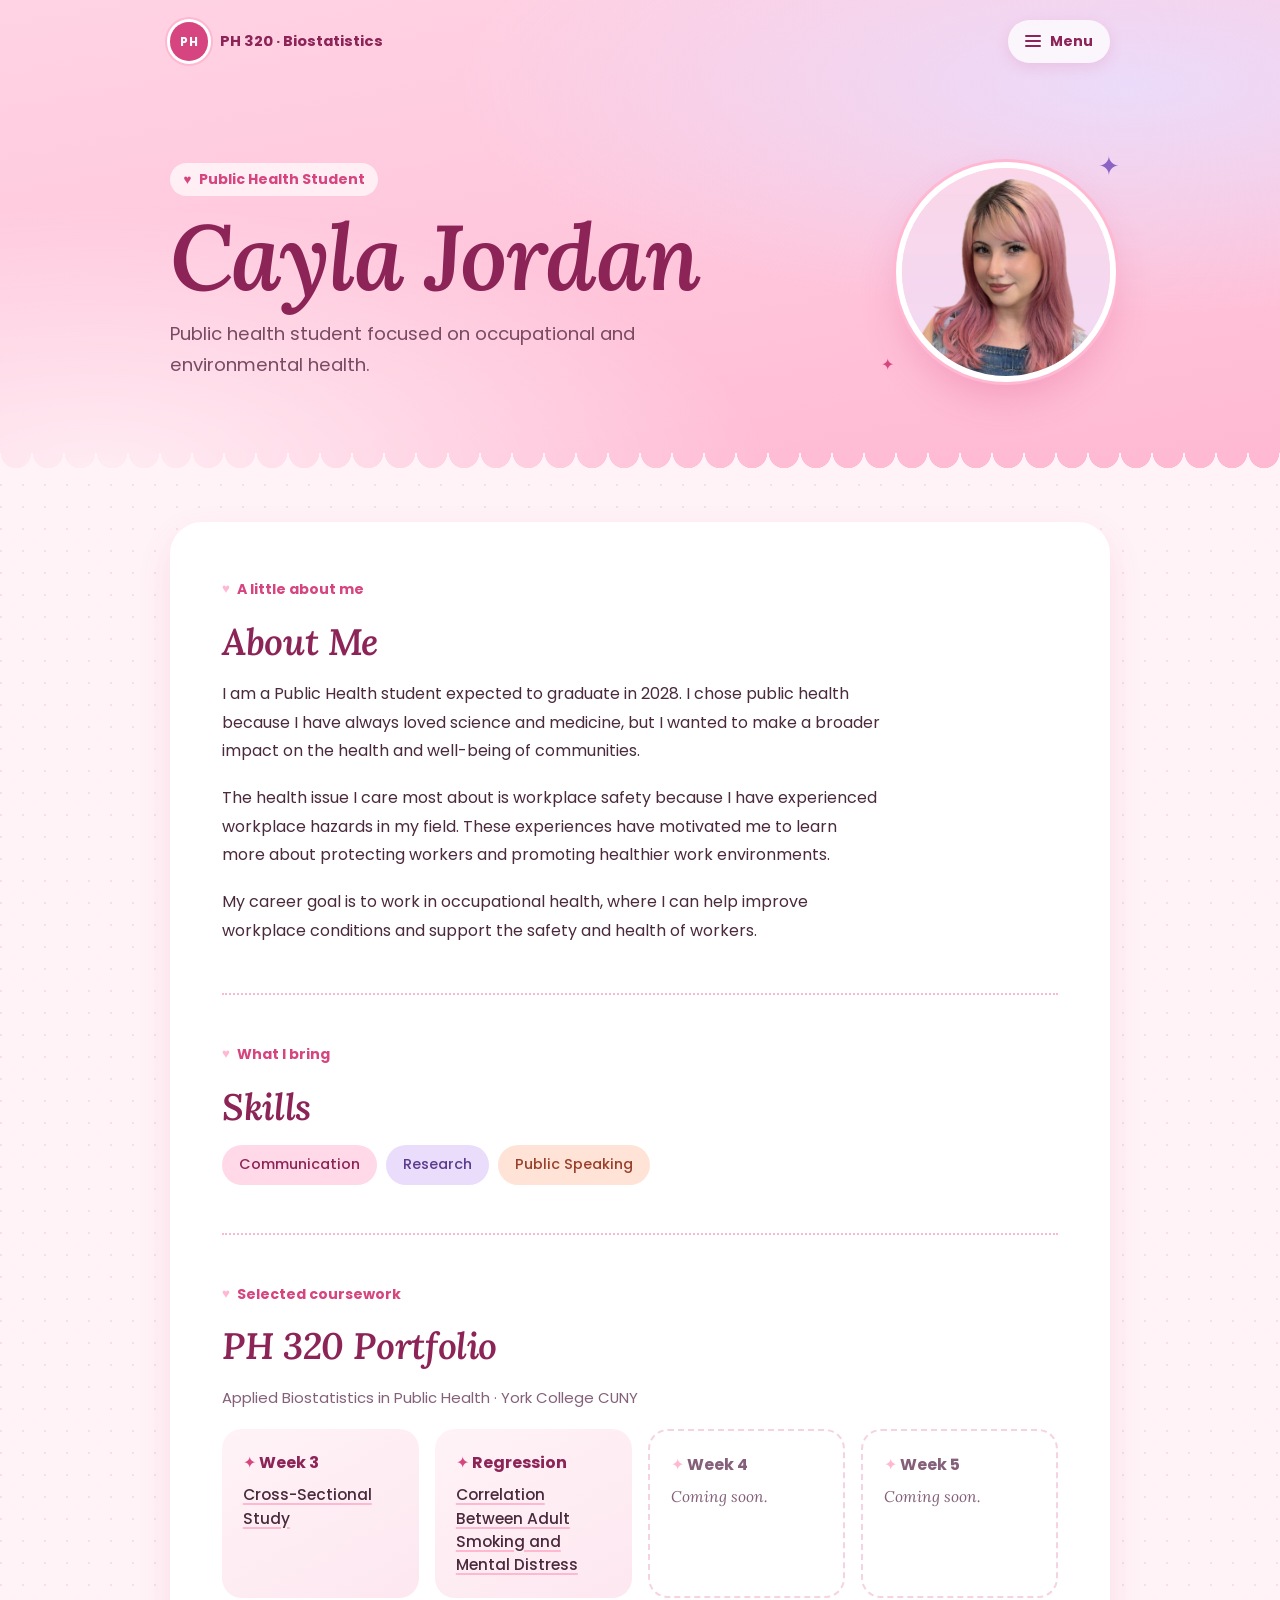
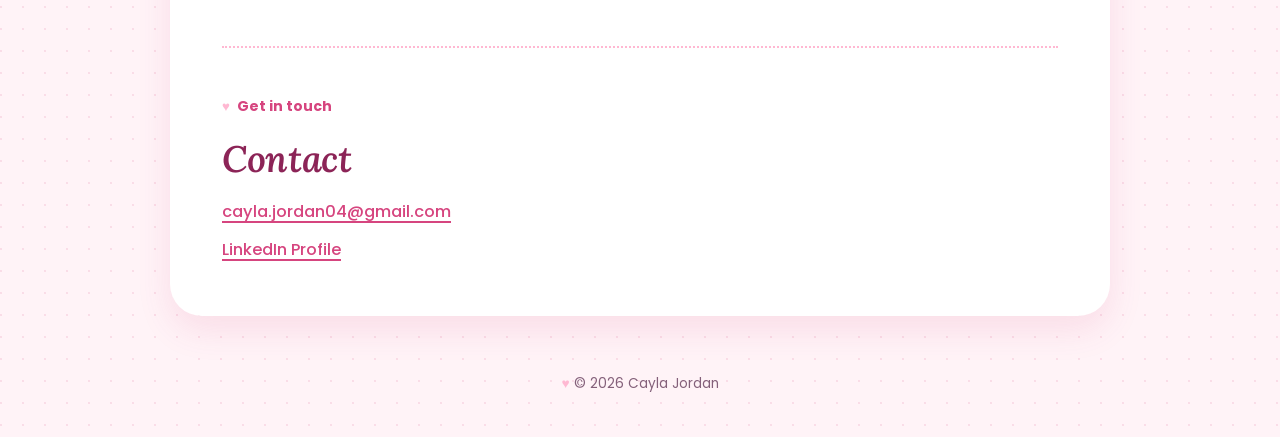
<file: index.html>
<!DOCTYPE html>
<html lang="en">
<head>
    <meta charset="UTF-8">
    <meta name="viewport" content="width=device-width, initial-scale=1">
    <meta name="theme-color" content="#ffd9e8">
    <title>Cayla Jordan | Public Health Portfolio</title>
    <link rel="stylesheet" href="site.css">
</head>
<body>
    <header class="site-header">
        <nav class="nav-bar" aria-label="Main navigation">
            <a class="brand" href="index.html">
                <span class="brand-mark" aria-hidden="true">PH</span>
                <span>PH 320 <span aria-hidden="true">·</span> Biostatistics</span>
            </a>
            <details class="menu">
                <summary aria-label="Toggle navigation menu">
                    <span class="menu-icon" aria-hidden="true"></span>
                    Menu
                </summary>
                <ul class="menu-links">
                    <li><a href="index.html#about">About Me</a></li>
                    <li><a href="index.html#skills">Skills</a></li>
                    <li><a href="index.html#portfolio">Portfolio</a></li>
                    <li><a href="cross-sectional.html">Week 3: Cross-Sectional Study</a></li>
                    <li><a href="regression.html">Correlation Between Adult Smoking and Mental Distress</a></li>
                    <li><a href="ttest.html">T-Test: Writing Speed</a></li>
                    <li><a href="index.html#contact">Contact</a></li>
                </ul>
            </details>
        </nav>

        <div class="hero home-hero">
            <div class="hero-copy">
                <p class="eyebrow">Public Health Student</p>
                <h1>Cayla Jordan</h1>
                <p class="hero-description">Public health student focused on occupational and environmental health.</p>
            </div>
            <div class="initials-circle portrait"><img src="cayla.jpg" alt="Photo of Cayla Jordan" width="480" height="480"></div>
        </div>
    </header>

    <main class="page-main">
        <section id="about">
            <p class="eyebrow">A little about me</p>
            <h2>About Me</h2>
            <div class="copy-card">
                <p>
                    I am a Public Health student expected to graduate in 2028. I chose public health because I have always loved science and medicine, but I wanted to make a broader impact on the health and well-being of communities.
                </p>
                <p>
                    The health issue I care most about is workplace safety because I have experienced workplace hazards in my field. These experiences have motivated me to learn more about protecting workers and promoting healthier work environments.
                </p>
                <p>
                    My career goal is to work in occupational health, where I can help improve workplace conditions and support the safety and health of workers.
                </p>
            </div>
        </section>

        <section id="skills">
            <p class="eyebrow">What I bring</p>
            <h2>Skills</h2>
            <div class="skills-list">
                <span class="skill">Communication</span>
                <span class="skill">Research</span>
                <span class="skill">Public Speaking</span>
            </div>
        </section>

        <section id="portfolio">
            <p class="eyebrow">Selected coursework</p>
            <h2>PH 320 Portfolio</h2>
            <p class="section-intro">Applied Biostatistics in Public Health · York College CUNY</p>
            <div class="portfolio-grid">
                <article class="portfolio-card">
                    <h3>Week 3</h3>
                    <p><a href="cross-sectional.html">Cross-Sectional Study</a></p>
                </article>
                <article class="portfolio-card">
                    <h3>Regression</h3>
                    <p><a href="regression.html">Correlation Between Adult Smoking and Mental Distress</a></p>
                </article>
                <article class="portfolio-card">
                    <h3>Week 4</h3>
                    <p>Coming soon.</p>
                </article>
                <article class="portfolio-card">
                    <h3>Week 5</h3>
                    <p>Coming soon.</p>
                </article>
            </div>
        </section>

        <section id="contact">
            <p class="eyebrow">Get in touch</p>
            <h2>Contact</h2>
            <div class="copy-card contact-links">
                <a href="mailto:cayla.jordan04@gmail.com">cayla.jordan04@gmail.com</a>
                <a href="https://www.linkedin.com/in/cayla-jordan-3b4b7b316/" target="_blank" rel="noopener noreferrer">
                    LinkedIn Profile
                </a>
            </div>
        </section>
    </main>

    <footer class="site-footer">
        <small>&copy; 2026 Cayla Jordan</small>
    </footer>
</body>
</html>
</file>
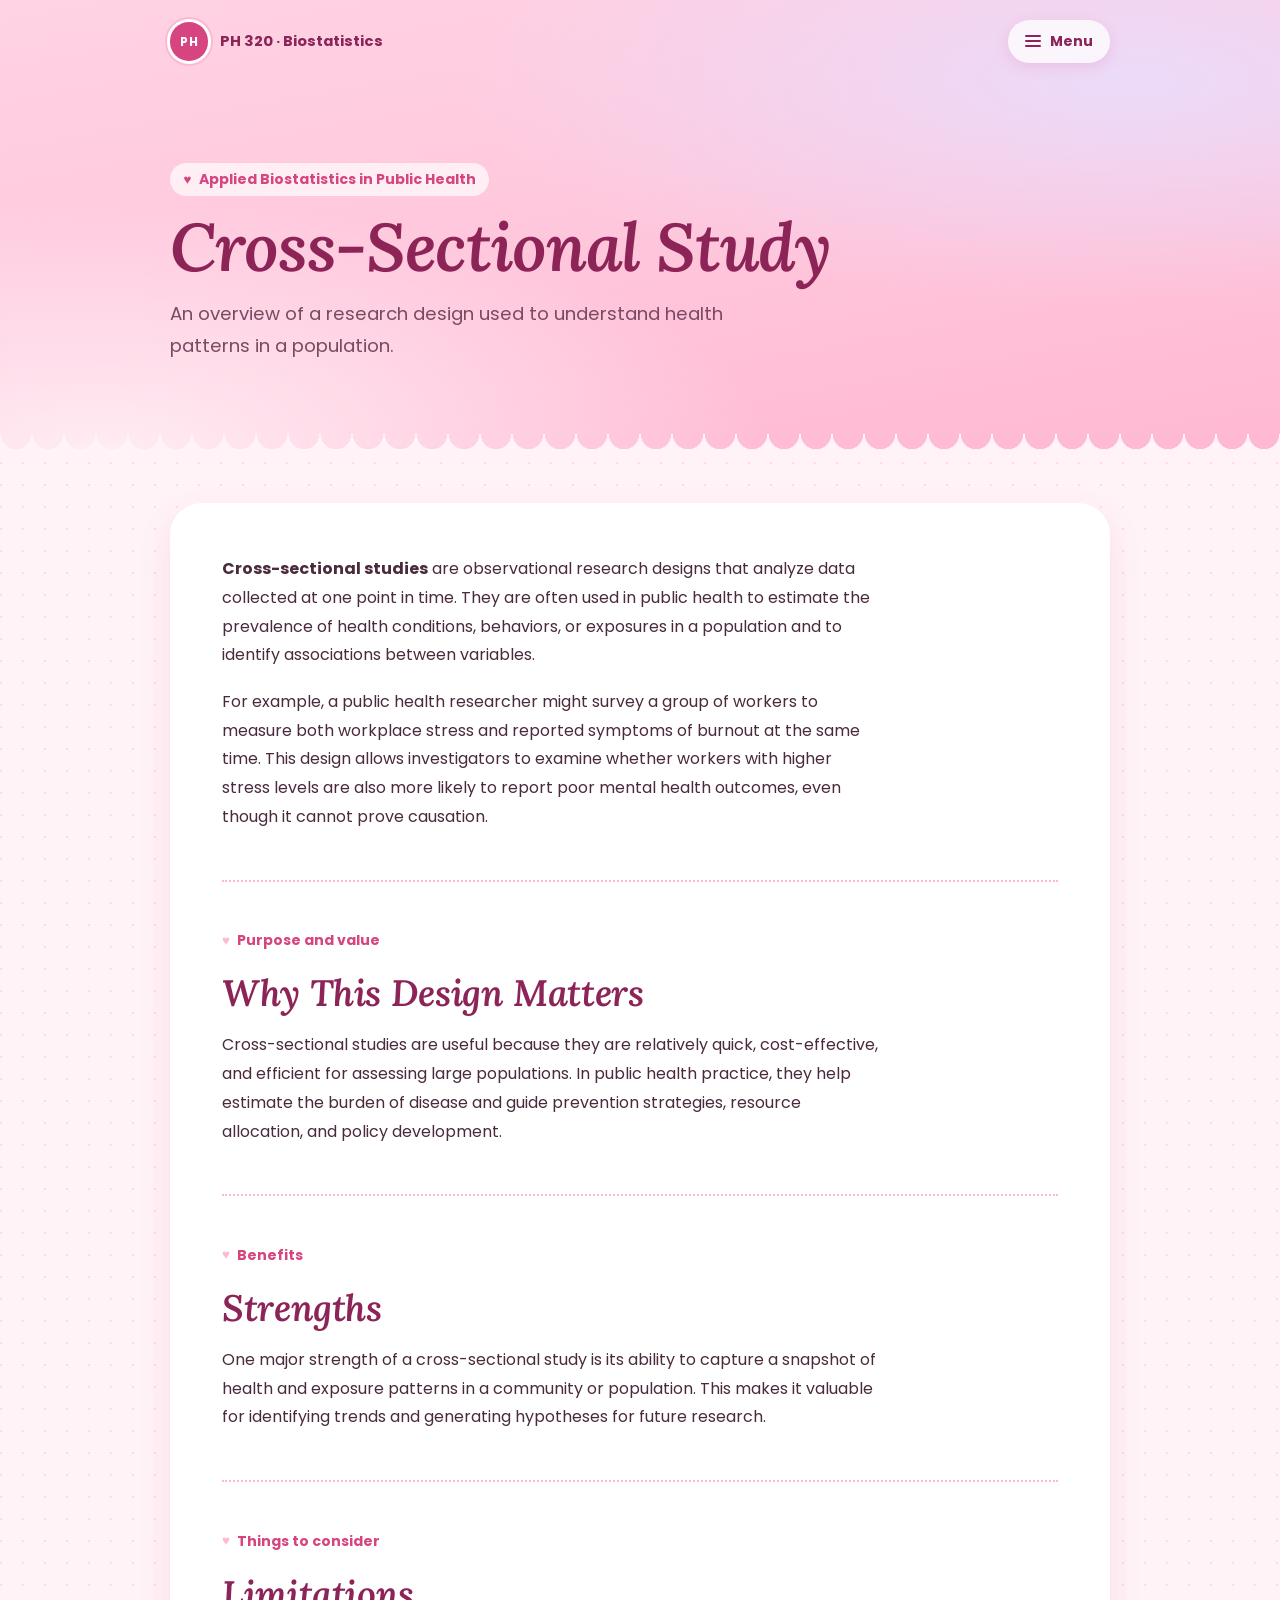
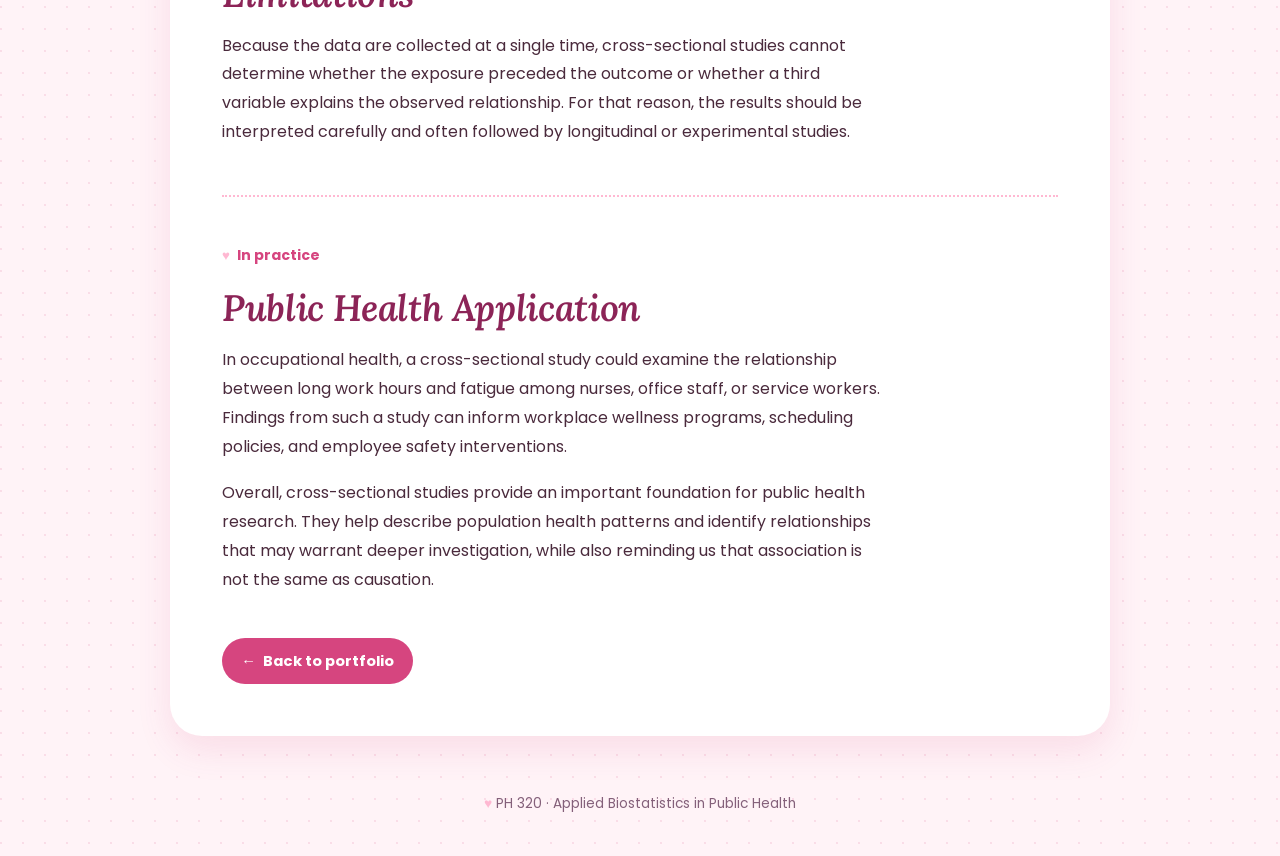
<file: cross-sectional.html>
<!DOCTYPE html>
<html lang="en">
<head>
    <meta charset="UTF-8">
    <meta name="viewport" content="width=device-width, initial-scale=1">
    <meta name="theme-color" content="#ffd9e8">
    <title>Cross-Sectional Study | PH 320</title>
    <link rel="stylesheet" href="site.css">
</head>
<body>
    <header class="site-header">
        <nav class="nav-bar" aria-label="Main navigation">
            <a class="brand" href="index.html">
                <span class="brand-mark" aria-hidden="true">PH</span>
                <span>PH 320 <span aria-hidden="true">·</span> Biostatistics</span>
            </a>
            <details class="menu">
                <summary aria-label="Toggle navigation menu">
                    <span class="menu-icon" aria-hidden="true"></span>
                    Menu
                </summary>
                <ul class="menu-links">
                    <li><a href="index.html#about">About Me</a></li>
                    <li><a href="index.html#skills">Skills</a></li>
                    <li><a href="index.html#portfolio">Portfolio</a></li>
                    <li><a href="cross-sectional.html">Week 3: Cross-Sectional Study</a></li>
                    <li><a href="regression.html">Correlation Between Adult Smoking and Mental Distress</a></li>
                    <li><a href="ttest.html">T-Test: Writing Speed</a></li>
                    <li><a href="index.html#contact">Contact</a></li>
                </ul>
            </details>
        </nav>
        <div class="hero">
            <p class="eyebrow">Applied Biostatistics in Public Health</p>
            <h1>Cross-Sectional Study</h1>
            <p class="hero-description">An overview of a research design used to understand health patterns in a population.</p>
        </div>
    </header>

    <main class="page-main">
        <article>
            <section class="article-section">
                <p><strong>Cross-sectional studies</strong> are observational research designs that analyze data collected at one point in time. They are often used in public health to estimate the prevalence of health conditions, behaviors, or exposures in a population and to identify associations between variables.</p>
                <p>For example, a public health researcher might survey a group of workers to measure both workplace stress and reported symptoms of burnout at the same time. This design allows investigators to examine whether workers with higher stress levels are also more likely to report poor mental health outcomes, even though it cannot prove causation.</p>
            </section>

            <section class="article-section">
                <p class="eyebrow">Purpose and value</p>
                <h2>Why This Design Matters</h2>
                <p>Cross-sectional studies are useful because they are relatively quick, cost-effective, and efficient for assessing large populations. In public health practice, they help estimate the burden of disease and guide prevention strategies, resource allocation, and policy development.</p>
            </section>

            <section class="article-section">
                <p class="eyebrow">Benefits</p>
                <h2>Strengths</h2>
                <p>One major strength of a cross-sectional study is its ability to capture a snapshot of health and exposure patterns in a community or population. This makes it valuable for identifying trends and generating hypotheses for future research.</p>
            </section>

            <section class="article-section">
                <p class="eyebrow">Things to consider</p>
                <h2>Limitations</h2>
                <p>Because the data are collected at a single time, cross-sectional studies cannot determine whether the exposure preceded the outcome or whether a third variable explains the observed relationship. For that reason, the results should be interpreted carefully and often followed by longitudinal or experimental studies.</p>
            </section>

            <section class="article-section">
                <p class="eyebrow">In practice</p>
                <h2>Public Health Application</h2>
                <p>In occupational health, a cross-sectional study could examine the relationship between long work hours and fatigue among nurses, office staff, or service workers. Findings from such a study can inform workplace wellness programs, scheduling policies, and employee safety interventions.</p>
                <p>Overall, cross-sectional studies provide an important foundation for public health research. They help describe population health patterns and identify relationships that may warrant deeper investigation, while also reminding us that association is not the same as causation.</p>
            </section>

            <a class="back-link" href="index.html"><span aria-hidden="true">←</span> Back to portfolio</a>
        </article>
    </main>

    <footer class="site-footer">
        <small>PH 320 · Applied Biostatistics in Public Health</small>
    </footer>
</body>
</html>
</file>
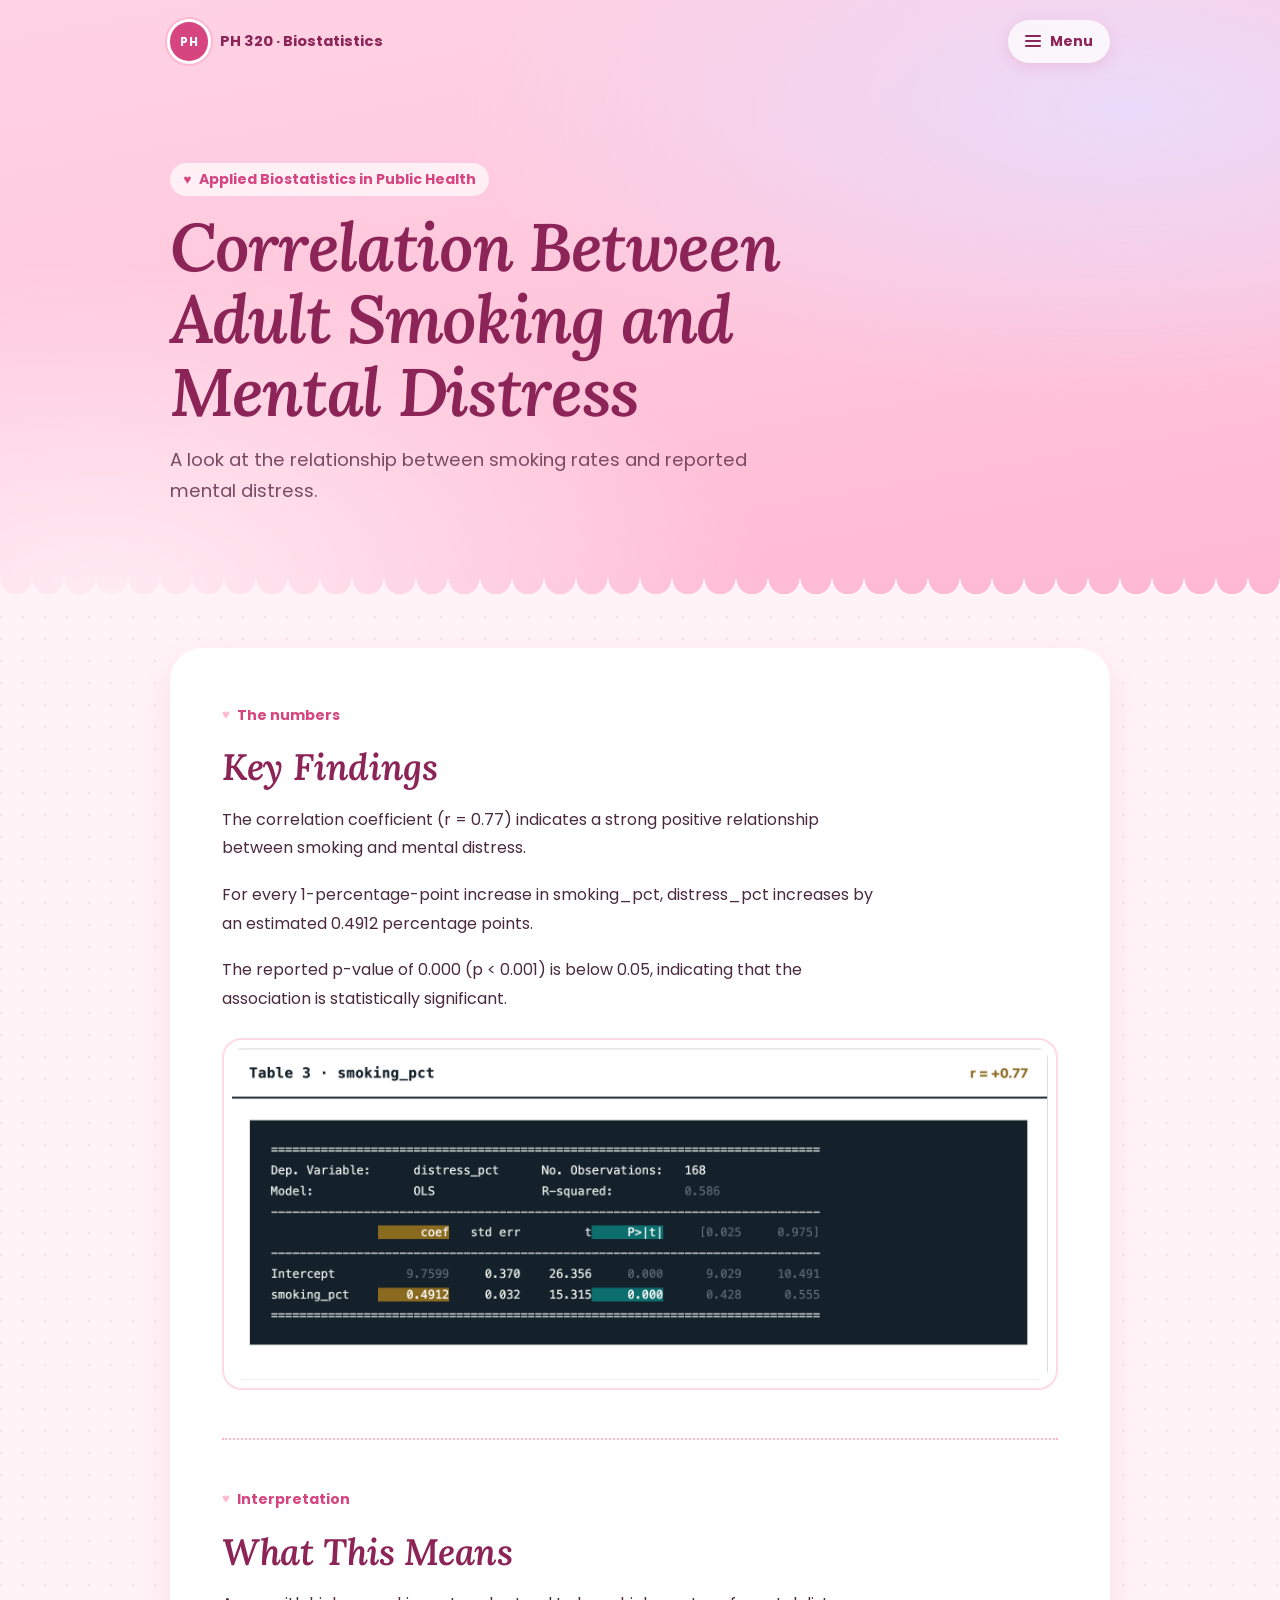
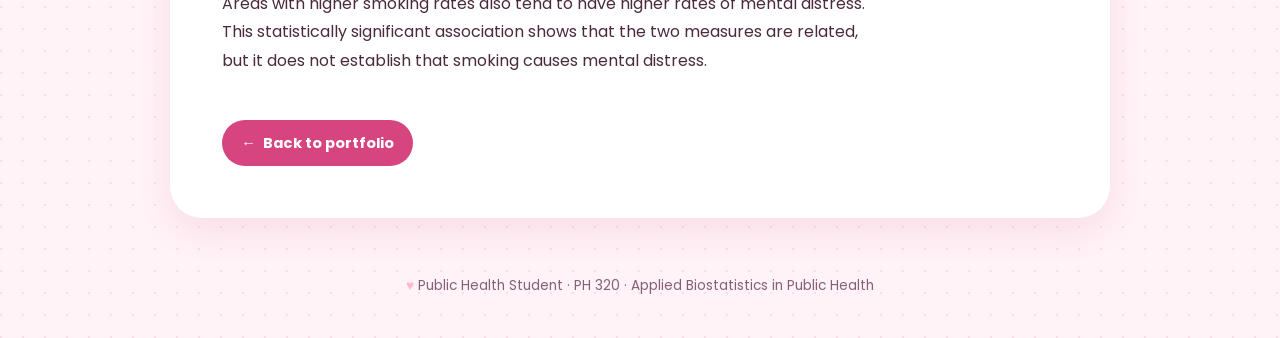
<file: regression.html>
<!DOCTYPE html>
<html lang="en">
<head>
    <meta charset="UTF-8">
    <meta name="viewport" content="width=device-width, initial-scale=1">
    <meta name="theme-color" content="#ffd9e8">
    <title>Correlation Between Adult Smoking and Mental Distress | PH 320</title>
    <link rel="stylesheet" href="site.css">
</head>
<body>
    <header class="site-header">
        <nav class="nav-bar" aria-label="Main navigation">
            <a class="brand" href="index.html">
                <span class="brand-mark" aria-hidden="true">PH</span>
                <span>PH 320 <span aria-hidden="true">·</span> Biostatistics</span>
            </a>
            <details class="menu">
                <summary aria-label="Toggle navigation menu">
                    <span class="menu-icon" aria-hidden="true"></span>
                    Menu
                </summary>
                <ul class="menu-links">
                    <li><a href="index.html#about">About Me</a></li>
                    <li><a href="index.html#skills">Skills</a></li>
                    <li><a href="index.html#portfolio">Portfolio</a></li>
                    <li><a href="cross-sectional.html">Week 3: Cross-Sectional Study</a></li>
                    <li><a href="regression.html">Correlation Between Adult Smoking and Mental Distress</a></li>
                    <li><a href="ttest.html">T-Test: Writing Speed</a></li>
                    <li><a href="index.html#contact">Contact</a></li>
                </ul>
            </details>
        </nav>
        <div class="hero">
            <p class="eyebrow">Applied Biostatistics in Public Health</p>
            <h1>Correlation Between Adult Smoking and Mental Distress</h1>
            <p class="hero-description">A look at the relationship between smoking rates and reported mental distress.</p>
        </div>
    </header>

    <main class="page-main">
        <article>
            <section class="article-section" aria-labelledby="key-findings">
                <p class="eyebrow">The numbers</p>
                <h2 id="key-findings">Key Findings</h2>
                <p>The correlation coefficient (r = 0.77) indicates a strong positive relationship between smoking and mental distress.</p>
                <p>For every 1-percentage-point increase in smoking_pct, distress_pct increases by an estimated 0.4912 percentage points.</p>
                <p>The reported p-value of 0.000 (p &lt; 0.001) is below 0.05, indicating that the association is statistically significant.</p>
                <img class="report-image" src="table.png" alt="Regression output table">
            </section>

            <section class="article-section" aria-labelledby="what-this-means">
                <p class="eyebrow">Interpretation</p>
                <h2 id="what-this-means">What This Means</h2>
                <p>Areas with higher smoking rates also tend to have higher rates of mental distress. This statistically significant association shows that the two measures are related, but it does not establish that smoking causes mental distress.</p>
            </section>

            <a class="back-link" href="index.html"><span aria-hidden="true">←</span> Back to portfolio</a>
        </article>
    </main>

    <footer class="site-footer">
        <small>Public Health Student · PH 320 · Applied Biostatistics in Public Health</small>
    </footer>
</body>
</html>
</file>
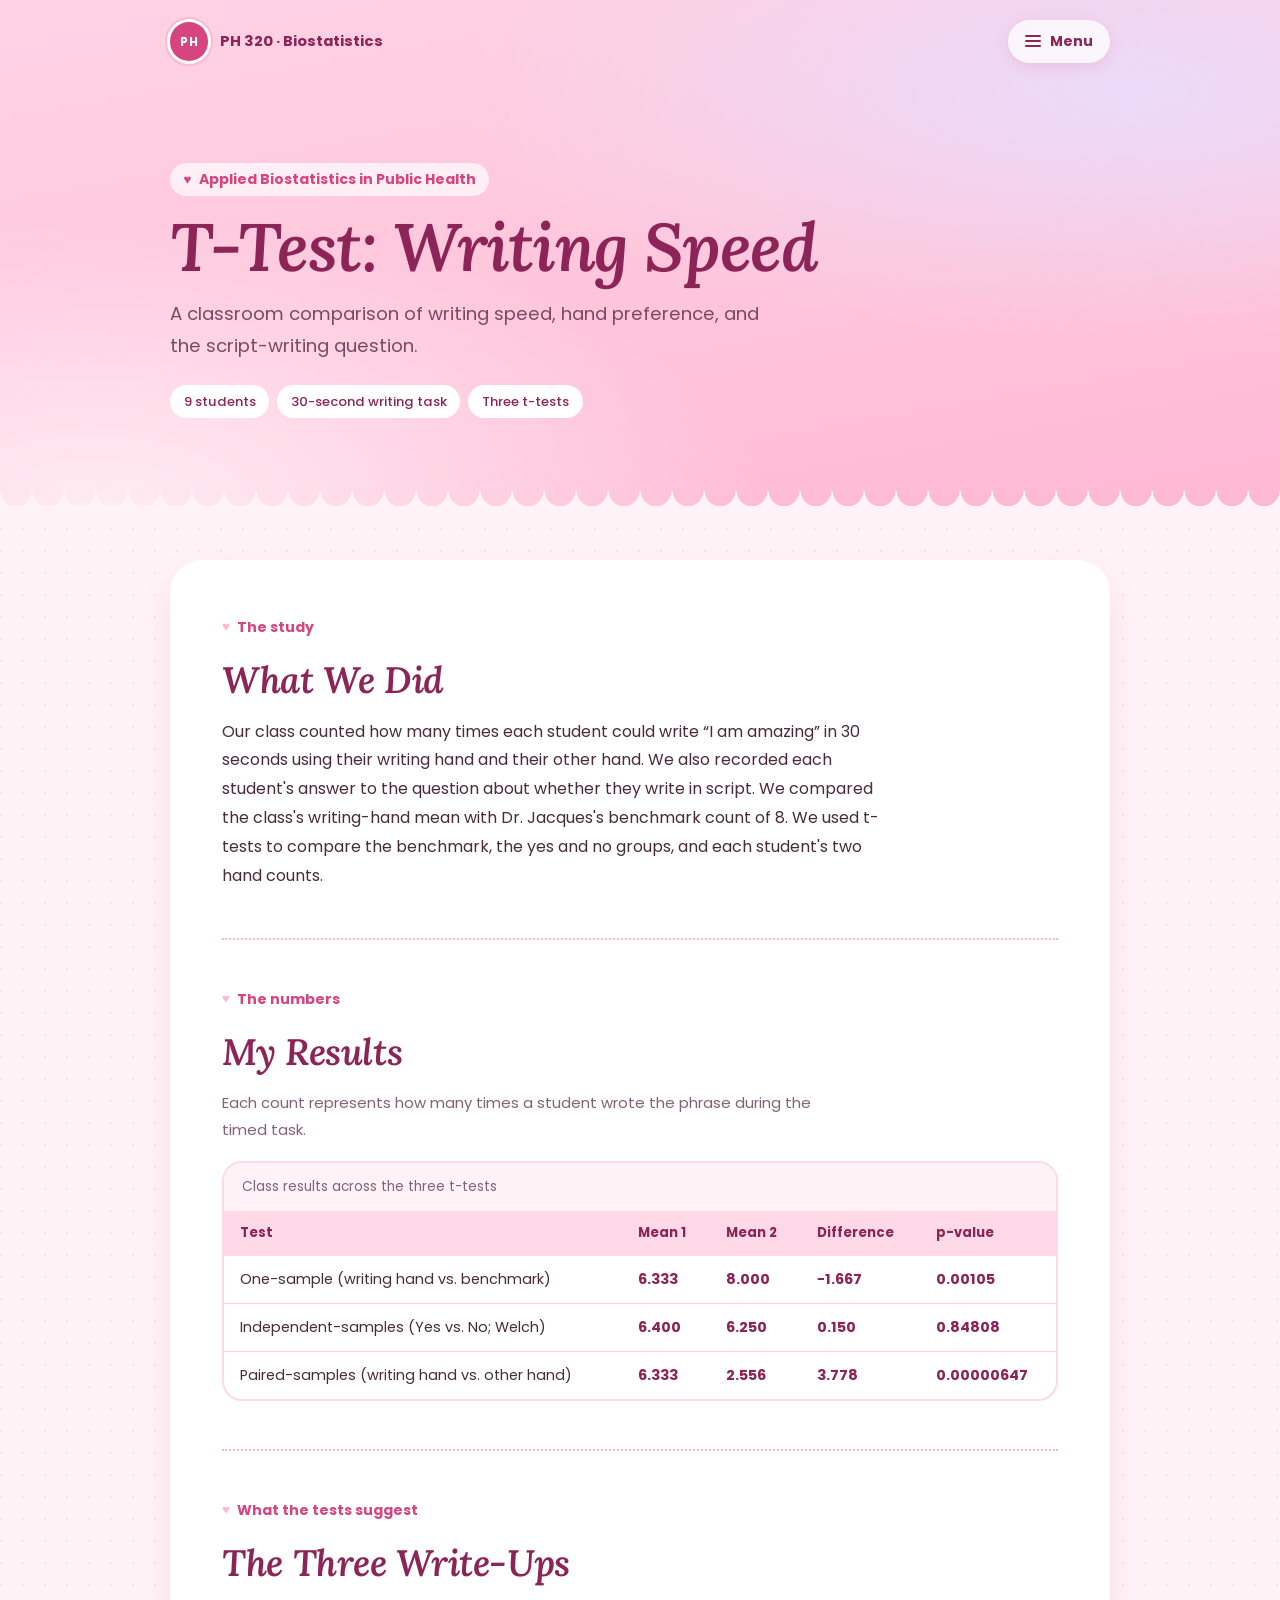
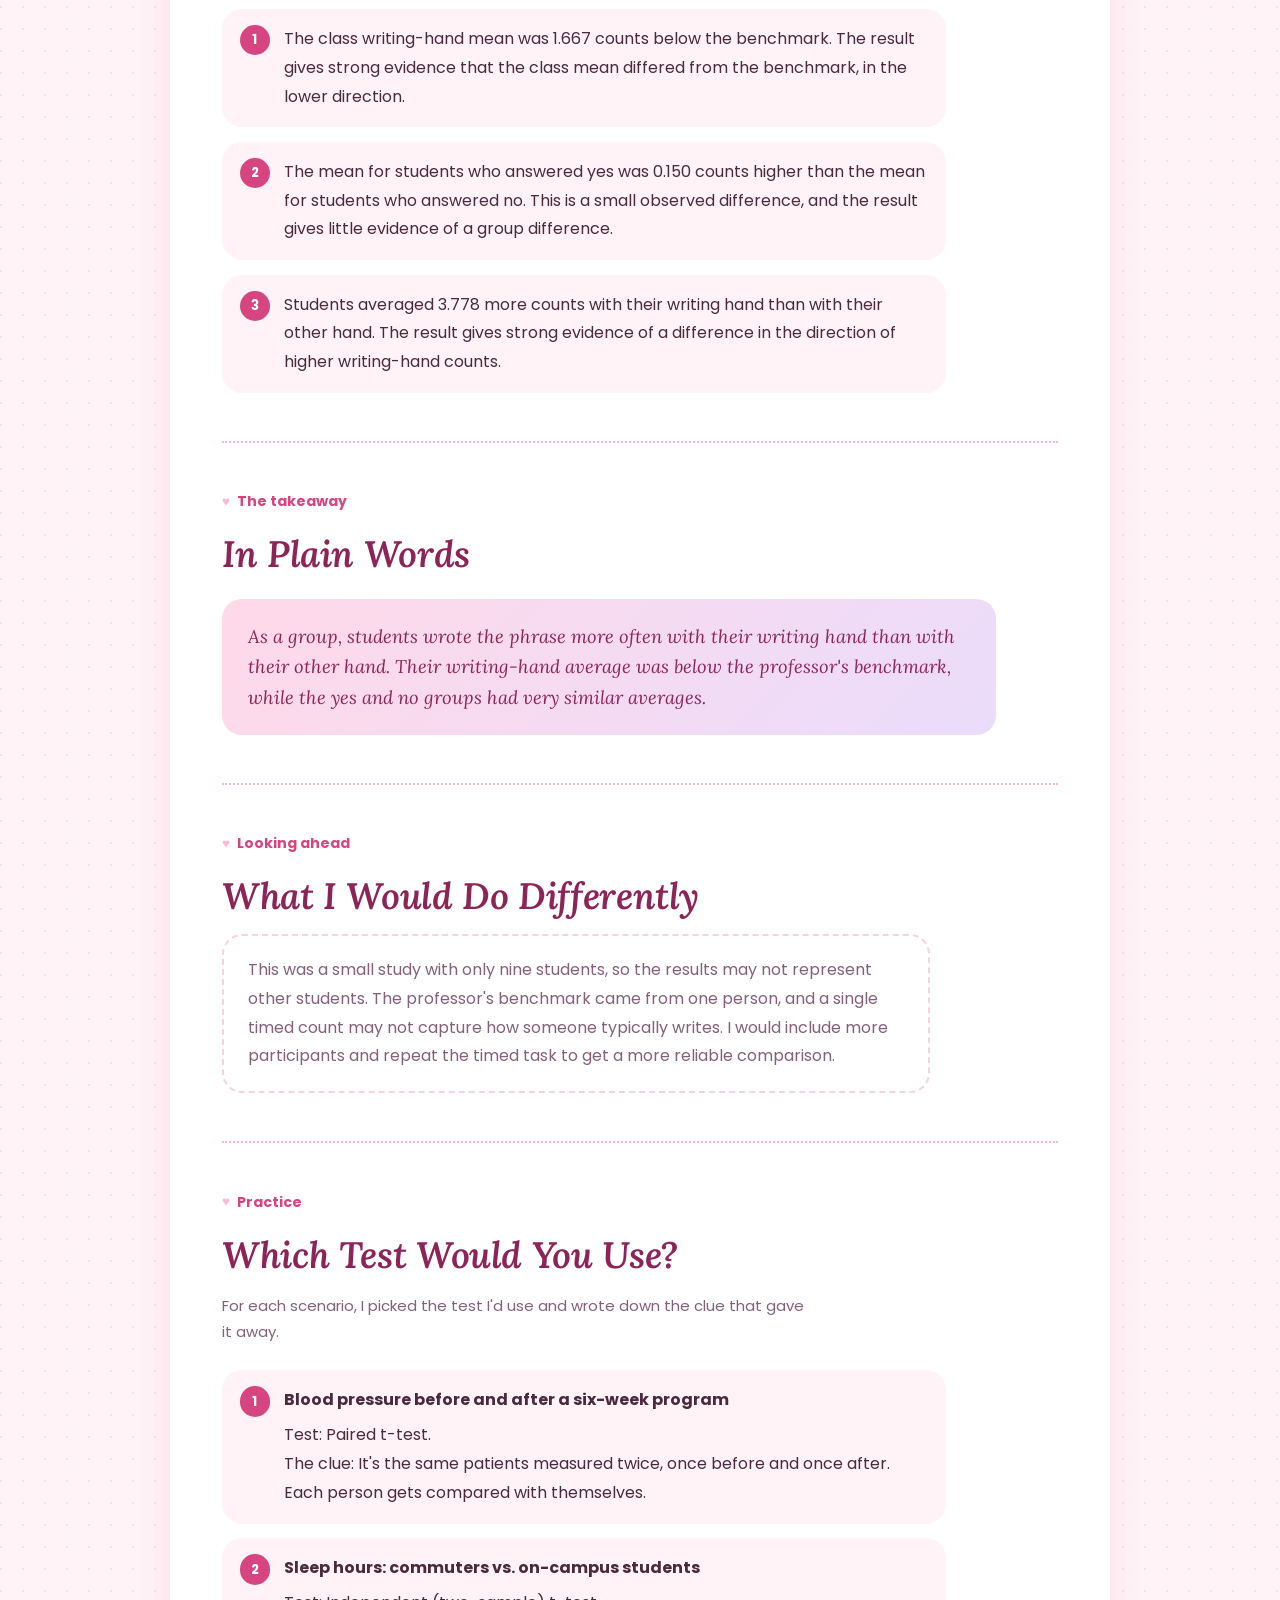
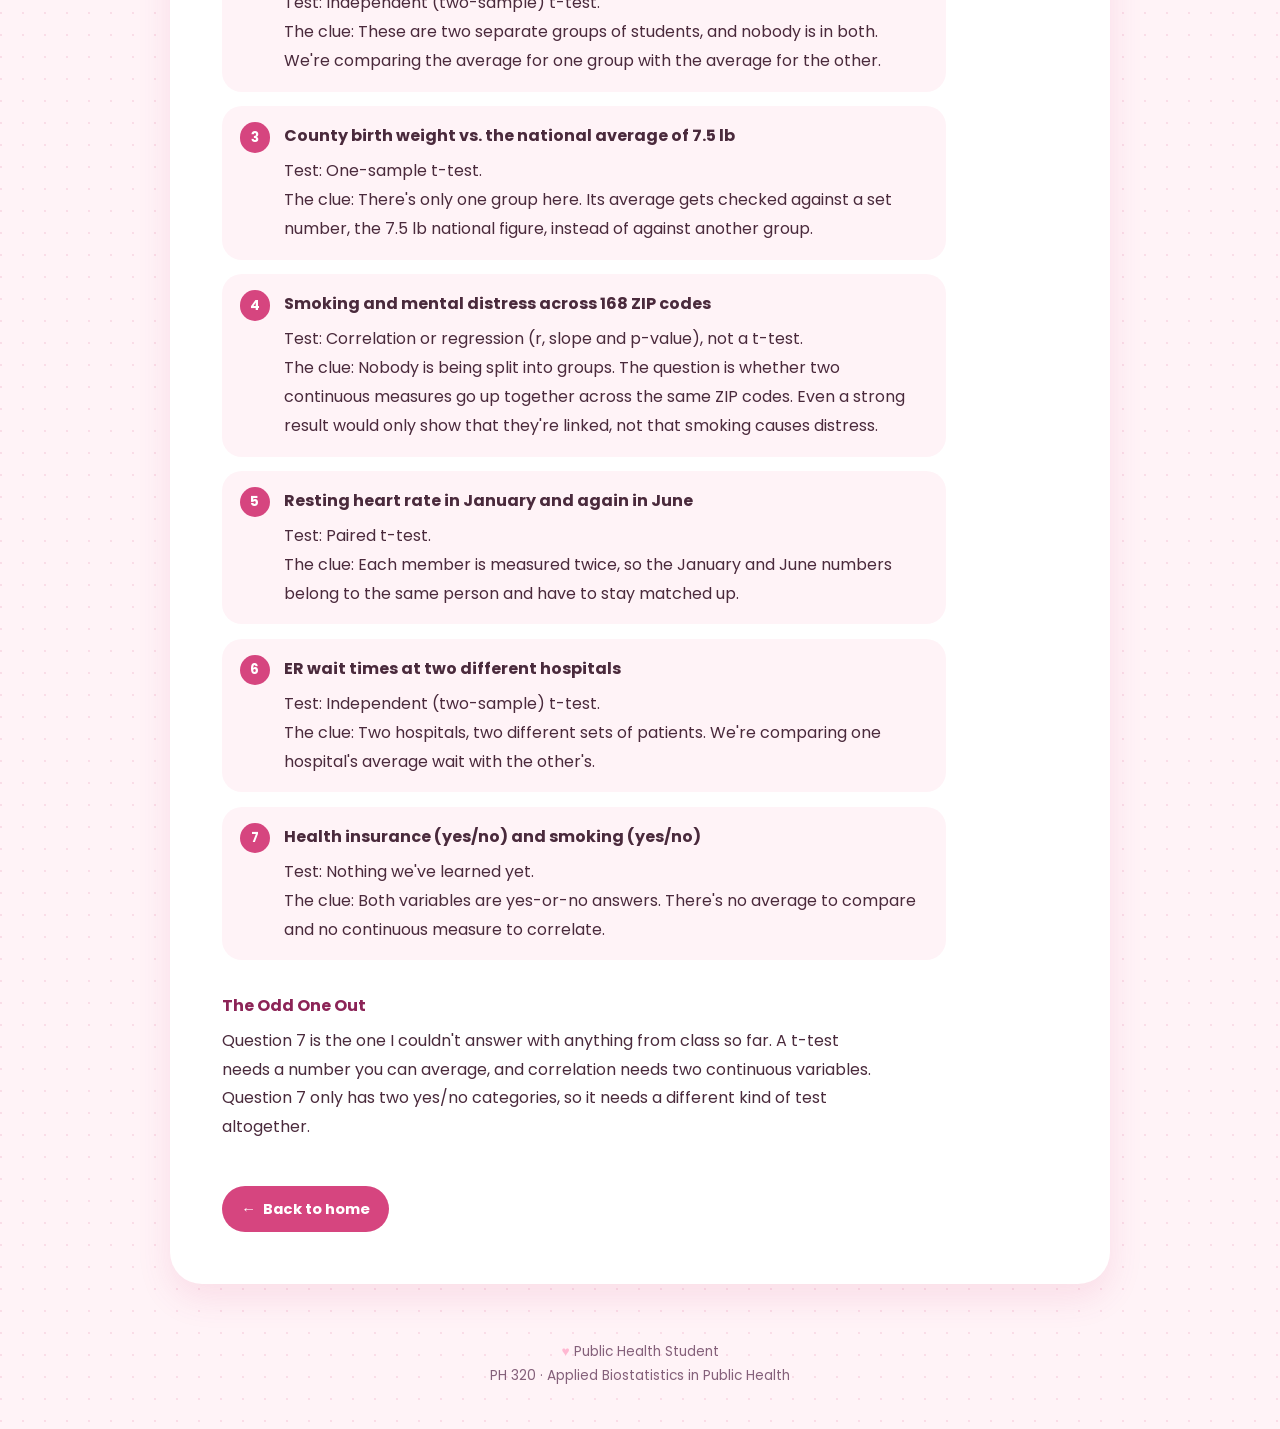
<file: ttest.html>
<!DOCTYPE html>
<html lang="en">
<head>
  <meta charset="UTF-8">
  <meta name="viewport" content="width=device-width, initial-scale=1">
  <meta name="description" content="A classroom study comparing writing speed between students' writing and other hands.">
  <meta name="theme-color" content="#ffd9e8">
  <title>T-Test: Writing Speed</title>
  <link rel="stylesheet" href="site.css">
</head>
<body>
  <header class="site-header">
    <nav class="nav-bar" aria-label="Main navigation">
      <a class="brand" href="index.html">
        <span class="brand-mark" aria-hidden="true">PH</span>
        <span>PH 320 <span aria-hidden="true">·</span> Biostatistics</span>
      </a>
      <details class="menu">
        <summary aria-label="Toggle navigation menu">
          <span class="menu-icon" aria-hidden="true"></span>
          Menu
        </summary>
        <ul class="menu-links">
          <li><a href="index.html#about">About Me</a></li>
          <li><a href="index.html#skills">Skills</a></li>
          <li><a href="index.html#portfolio">Portfolio</a></li>
          <li><a href="cross-sectional.html">Week 3: Cross-Sectional Study</a></li>
          <li><a href="regression.html">Correlation Between Adult Smoking and Mental Distress</a></li>
          <li><a href="ttest.html">T-Test: Writing Speed</a></li>
          <li><a href="index.html#contact">Contact</a></li>
        </ul>
      </details>
    </nav>

    <div class="hero">
      <p class="eyebrow">Applied Biostatistics in Public Health</p>
      <h1>T-Test: Writing Speed</h1>
      <p class="hero-description">A classroom comparison of writing speed, hand preference, and the script-writing question.</p>
      <ul class="study-tags" aria-label="Study details">
        <li>9 students</li>
        <li>30-second writing task</li>
        <li>Three t-tests</li>
      </ul>
    </div>
  </header>

  <main class="page-main">
    <section id="methods">
      <p class="eyebrow">The study</p>
      <h2>What We Did</h2>
      <p>Our class counted how many times each student could write “I am amazing” in 30 seconds using their writing hand and their other hand. We also recorded each student's answer to the question about whether they write in script. We compared the class's writing-hand mean with Dr. Jacques's benchmark count of 8. We used t-tests to compare the benchmark, the yes and no groups, and each student's two hand counts.</p>
    </section>

    <section id="results">
      <p class="eyebrow">The numbers</p>
      <h2>My Results</h2>
      <p class="section-intro">Each count represents how many times a student wrote the phrase during the timed task.</p>
      <div class="table-wrap" role="region" aria-label="T-test results table" tabindex="0">
        <table>
          <caption>Class results across the three t-tests</caption>
          <thead>
            <tr>
              <th scope="col">Test</th>
              <th scope="col">Mean 1</th>
              <th scope="col">Mean 2</th>
              <th scope="col">Difference</th>
              <th scope="col">p-value</th>
            </tr>
          </thead>
          <tbody>
            <tr>
              <td>One-sample (writing hand vs. benchmark)</td>
              <td><strong>6.333</strong></td>
              <td><strong>8.000</strong></td>
              <td><strong>−1.667</strong></td>
              <td><strong>0.00105</strong></td>
            </tr>
            <tr>
              <td>Independent-samples (Yes vs. No; Welch)</td>
              <td><strong>6.400</strong></td>
              <td><strong>6.250</strong></td>
              <td><strong>0.150</strong></td>
              <td><strong>0.84808</strong></td>
            </tr>
            <tr>
              <td>Paired-samples (writing hand vs. other hand)</td>
              <td><strong>6.333</strong></td>
              <td><strong>2.556</strong></td>
              <td><strong>3.778</strong></td>
              <td><strong>0.00000647</strong></td>
            </tr>
          </tbody>
        </table>
      </div>
    </section>

    <section>
      <p class="eyebrow">What the tests suggest</p>
      <h2>The Three Write-Ups</h2>
      <ol class="writeups">
        <li><p>The class writing-hand mean was 1.667 counts below the benchmark. The result gives strong evidence that the class mean differed from the benchmark, in the lower direction.</p></li>
        <li><p>The mean for students who answered yes was 0.150 counts higher than the mean for students who answered no. This is a small observed difference, and the result gives little evidence of a group difference.</p></li>
        <li><p>Students averaged 3.778 more counts with their writing hand than with their other hand. The result gives strong evidence of a difference in the direction of higher writing-hand counts.</p></li>
      </ol>
    </section>

    <section>
      <p class="eyebrow">The takeaway</p>
      <h2>In Plain Words</h2>
      <div class="plain-words">
        <p>As a group, students wrote the phrase more often with their writing hand than with their other hand. Their writing-hand average was below the professor's benchmark, while the yes and no groups had very similar averages.</p>
      </div>
    </section>

    <section>
      <p class="eyebrow">Looking ahead</p>
      <h2>What I Would Do Differently</h2>
      <div class="limitations">
        <p>This was a small study with only nine students, so the results may not represent other students. The professor's benchmark came from one person, and a single timed count may not capture how someone typically writes. I would include more participants and repeat the timed task to get a more reliable comparison.</p>
      </div>
    </section>

    <section id="which-test">
      <p class="eyebrow">Practice</p>
      <h2>Which Test Would You Use?</h2>
      <p class="section-intro">For each scenario, I picked the test I'd use and wrote down the clue that gave it away.</p>

      <ol class="writeups">
        <li>
          <p><strong>Blood pressure before and after a six-week program</strong></p>
          <p><em>Test:</em> Paired t-test.<br>
          <em>The clue:</em> It's the same patients measured twice, once before and once after. Each person gets compared with themselves.</p>
        </li>

        <li>
          <p><strong>Sleep hours: commuters vs. on-campus students</strong></p>
          <p><em>Test:</em> Independent (two-sample) t-test.<br>
          <em>The clue:</em> These are two separate groups of students, and nobody is in both. We're comparing the average for one group with the average for the other.</p>
        </li>

        <li>
          <p><strong>County birth weight vs. the national average of 7.5 lb</strong></p>
          <p><em>Test:</em> One-sample t-test.<br>
          <em>The clue:</em> There's only one group here. Its average gets checked against a set number, the 7.5 lb national figure, instead of against another group.</p>
        </li>

        <li>
          <p><strong>Smoking and mental distress across 168 ZIP codes</strong></p>
          <p><em>Test:</em> Correlation or regression (r, slope and p-value), not a t-test.<br>
          <em>The clue:</em> Nobody is being split into groups. The question is whether two continuous measures go up together across the same ZIP codes. Even a strong result would only show that they're linked, not that smoking causes distress.</p>
        </li>

        <li>
          <p><strong>Resting heart rate in January and again in June</strong></p>
          <p><em>Test:</em> Paired t-test.<br>
          <em>The clue:</em> Each member is measured twice, so the January and June numbers belong to the same person and have to stay matched up.</p>
        </li>

        <li>
          <p><strong>ER wait times at two different hospitals</strong></p>
          <p><em>Test:</em> Independent (two-sample) t-test.<br>
          <em>The clue:</em> Two hospitals, two different sets of patients. We're comparing one hospital's average wait with the other's.</p>
        </li>

        <li>
          <p><strong>Health insurance (yes/no) and smoking (yes/no)</strong></p>
          <p><em>Test:</em> Nothing we've learned yet.<br>
          <em>The clue:</em> Both variables are yes-or-no answers. There's no average to compare and no continuous measure to correlate.</p>
        </li>
      </ol>

      <h3>The Odd One Out</h3>
      <p>Question 7 is the one I couldn't answer with anything from class so far. A t-test needs a number you can average, and correlation needs two continuous variables. Question 7 only has two yes/no categories, so it needs a different kind of test altogether.</p>
    </section>

    <a class="back-link" href="index.html"><span aria-hidden="true">←</span> Back to home</a>
  </main>

  <footer class="site-footer">
    <small>Public Health Student<br>PH 320 · Applied Biostatistics in Public Health</small>
  </footer>
</body>
</html>
</file>
<file: site.css>
/* ------------------------------------------------------------------
   PH 320 portfolio — "Rose garden" theme
   Blush paper, rose + berry, a touch of lilac, scalloped edges.
   Fonts are self-hosted from /fonts (Lora + Poppins, SIL OFL 1.1).
   ------------------------------------------------------------------ */

@font-face {
  font-family: "Lora";
  src: url("fonts/Lora-Variable.woff") format("woff");
  font-weight: 400 700;
  font-style: normal;
  font-display: swap;
}

@font-face {
  font-family: "Lora";
  src: url("fonts/Lora-Italic-Variable.woff") format("woff");
  font-weight: 400 700;
  font-style: italic;
  font-display: swap;
}

@font-face {
  font-family: "Poppins";
  src: url("fonts/Poppins-Regular.woff") format("woff");
  font-weight: 400;
  font-display: swap;
}

@font-face {
  font-family: "Poppins";
  src: url("fonts/Poppins-Medium.woff") format("woff");
  font-weight: 500;
  font-display: swap;
}

@font-face {
  font-family: "Poppins";
  src: url("fonts/Poppins-Bold.woff") format("woff");
  font-weight: 600 700;
  font-display: swap;
}

:root {
  color-scheme: light;

  --blush: #fff3f7;
  --petal: #ffd9e8;
  --bubblegum: #ffb8d2;
  --rose: #d6457f;
  --berry: #8c2457;
  --lilac: #eadcfb;
  --lilac-deep: #8a63c4;
  --ink: #4a2a3c;
  --muted: #84607a;
  --line: #f6d3e2;
  --white: #fff;

  --sans: "Poppins", "Helvetica Neue", Arial, sans-serif;
  --serif: "Lora", Georgia, "Times New Roman", serif;

  --measure: 66ch;
  --radius: 1.25rem;
  --soft-shadow: 0 14px 34px rgba(214, 69, 127, 0.12);
}

*,
*::before,
*::after {
  box-sizing: border-box;
}

html {
  scroll-behavior: smooth;
  -webkit-text-size-adjust: 100%;
}

body {
  margin: 0;
  background:
    radial-gradient(circle at 1px 1px, rgba(214, 69, 127, 0.13) 1.2px, transparent 0) 0 0 / 22px 22px,
    var(--blush);
  color: var(--ink);
  font-family: var(--sans);
  font-size: 1rem;
  line-height: 1.8;
  font-synthesis: none;
  text-rendering: optimizeLegibility;
}

a {
  color: var(--rose);
  text-decoration-thickness: 1.5px;
  text-underline-offset: 0.22em;
}

a:hover {
  color: var(--berry);
}

a:focus-visible,
summary:focus-visible,
.table-wrap:focus-visible {
  outline: 3px solid var(--lilac-deep);
  outline-offset: 3px;
  border-radius: 6px;
}

::selection {
  background: var(--bubblegum);
  color: var(--berry);
}

/* ---------- Header with scalloped edge ---------- */

.site-header {
  position: relative;
  padding-bottom: 22px;
  background:
    radial-gradient(ellipse at 88% 18%, rgba(234, 220, 251, 0.95), transparent 42%),
    radial-gradient(ellipse at 8% 100%, rgba(255, 255, 255, 0.7), transparent 40%),
    linear-gradient(170deg, #ffd3e4 0%, #ffc4da 60%, #ffb8d2 100%);
}

.site-header::after {
  content: "";
  position: absolute;
  inset: auto 0 -1px 0;
  height: 22px;
  background: radial-gradient(circle at 16px 0, transparent 15px, var(--blush) 15.5px) 0 0 / 32px 22px repeat-x;
}

.nav-bar,
.hero,
.page-main,
.site-footer {
  width: min(100% - 3rem, 940px);
  margin-inline: auto;
}

.nav-bar {
  display: flex;
  align-items: center;
  justify-content: space-between;
  gap: 1rem;
  padding-block: 1.25rem;
}

.brand {
  display: inline-flex;
  align-items: center;
  gap: 0.7rem;
  color: var(--berry);
  font-size: 0.92rem;
  font-weight: 600;
  text-decoration: none;
}

.brand-mark {
  display: grid;
  width: 2.4rem;
  aspect-ratio: 1;
  place-items: center;
  border-radius: 50%;
  background: var(--rose);
  box-shadow: 0 0 0 3px var(--white), 0 0 0 5px var(--bubblegum);
  color: var(--white);
  font-size: 0.75rem;
  font-weight: 700;
  letter-spacing: 0.03em;
}

.menu {
  position: relative;
}

.menu summary {
  display: inline-flex;
  align-items: center;
  gap: 0.6rem;
  padding: 0.55rem 1.05rem;
  border-radius: 999px;
  background: rgba(255, 255, 255, 0.75);
  box-shadow: 0 4px 14px rgba(214, 69, 127, 0.15);
  color: var(--berry);
  cursor: pointer;
  font-size: 0.88rem;
  font-weight: 600;
  list-style: none;
  transition: background-color 150ms ease, color 150ms ease;
}

.menu summary:hover,
.menu[open] summary {
  background: var(--rose);
  color: var(--white);
}

.menu summary::-webkit-details-marker {
  display: none;
}

.menu-icon,
.menu-icon::before,
.menu-icon::after {
  display: block;
  width: 1rem;
  height: 2px;
  border-radius: 2px;
  background: currentColor;
}

.menu-icon {
  position: relative;
}

.menu-icon::before,
.menu-icon::after {
  position: absolute;
  left: 0;
  content: "";
}

.menu-icon::before {
  top: -5px;
}

.menu-icon::after {
  top: 5px;
}

.menu-links {
  position: absolute;
  top: calc(100% + 0.6rem);
  right: 0;
  z-index: 5;
  width: max-content;
  min-width: min(240px, calc(100vw - 1.5rem));
  max-width: min(340px, calc(100vw - 1.5rem));
  margin: 0;
  padding: 0.5rem;
  border: 2px solid var(--petal);
  border-radius: 1.1rem;
  background: var(--white);
  box-shadow: var(--soft-shadow);
  list-style: none;
}

.menu[open] .menu-links {
  animation: menu-pop 180ms ease-out;
  transform-origin: top right;
}

@keyframes menu-pop {
  from {
    opacity: 0;
    transform: scale(0.96) translateY(-4px);
  }
}

.menu-links a {
  display: block;
  padding: 0.55rem 0.85rem;
  border-radius: 0.75rem;
  color: var(--ink);
  font-size: 0.9rem;
  line-height: 1.4;
  text-decoration: none;
}

.menu-links a:hover {
  background: var(--blush);
  color: var(--rose);
}

/* ---------- Hero ---------- */

.hero {
  padding-block: clamp(2.5rem, 7vw, 5rem) clamp(3rem, 7vw, 4.5rem);
}

.home-hero {
  display: flex;
  align-items: center;
  justify-content: space-between;
  gap: 2.5rem;
}

.hero-copy {
  max-width: 680px;
}

h1,
h2,
h3 {
  margin-top: 0;
  text-wrap: balance;
}

h1,
h2 {
  font-family: var(--serif);
  font-style: italic;
  font-weight: 600;
}

p {
  margin-top: 0;
}

.site-header h1 {
  max-width: 18ch;
  margin-bottom: 1rem;
  color: var(--berry);
  font-size: clamp(2.3rem, 6.5vw, 4.2rem);
  letter-spacing: -0.02em;
  line-height: 1.08;
}

.home-hero h1 {
  font-size: clamp(3rem, 9.5vw, 5.75rem);
  line-height: 1;
}

.eyebrow {
  display: inline-flex;
  align-items: center;
  gap: 0.45rem;
  margin: 0 0 0.85rem;
  color: var(--rose);
  font-size: 0.88rem;
  font-weight: 600;
}

.eyebrow::before {
  content: "\2665";
  color: var(--bubblegum);
  font-size: 0.95em;
}

.site-header .eyebrow {
  padding: 0.25rem 0.85rem;
  border-radius: 999px;
  background: rgba(255, 255, 255, 0.7);
}

.site-header .eyebrow::before {
  color: var(--rose);
}

.hero-description,
.meta {
  max-width: 54ch;
  margin-bottom: 0;
  color: #7a4a63;
  font-size: clamp(1.02rem, 2vw, 1.15rem);
  line-height: 1.7;
}

.meta {
  margin-top: 1rem;
  font-size: 0.95rem;
}

.study-tags {
  display: flex;
  flex-wrap: wrap;
  gap: 0.5rem;
  margin: 1.5rem 0 0;
  padding: 0;
  list-style: none;
}

.study-tags li {
  padding: 0.3rem 0.85rem;
  border-radius: 999px;
  background: var(--white);
  color: var(--berry);
  font-size: 0.82rem;
  font-weight: 500;
}

/* initials in a scalloped badge */
.initials-circle {
  position: relative;
  display: grid;
  width: 10rem;
  flex: 0 0 10rem;
  aspect-ratio: 1;
  place-items: center;
  border-radius: 50%;
  background: var(--rose);
  box-shadow: 0 0 0 6px var(--white), 0 0 0 9px var(--bubblegum), 0 18px 40px rgba(214, 69, 127, 0.3);
  color: var(--white);
  font-family: var(--serif);
  font-size: 3.2rem;
  font-style: italic;
  font-weight: 600;
}

.initials-circle::before,
.initials-circle::after {
  position: absolute;
  color: var(--lilac-deep);
  content: "\2726";
  line-height: 1;
}

.initials-circle::before {
  top: -0.9rem;
  right: -0.6rem;
  font-size: 1.6rem;
}

.initials-circle::after {
  bottom: 0.2rem;
  left: -1.3rem;
  color: var(--rose);
  font-size: 1rem;
}

/* photo version of the badge */
.portrait {
  width: 13rem;
  flex-basis: 13rem;
  background: var(--petal);
}

.portrait img {
  display: block;
  width: 100%;
  height: 100%;
  border-radius: 50%;
  object-fit: cover;
}

/* ---------- Main content ---------- */

.page-main {
  margin-block: clamp(1.5rem, 5vw, 3rem) 3.5rem;
  padding: clamp(1.5rem, 5vw, 3.25rem);
  border-radius: 2rem;
  background: var(--white);
  box-shadow: var(--soft-shadow);
}

.page-main > section + section,
.article-section + .article-section {
  margin-top: 3rem;
  padding-top: 2.75rem;
  border-top: 2px dotted var(--bubblegum);
}

.page-main h2 {
  margin-bottom: 1rem;
  color: var(--berry);
  font-size: clamp(1.7rem, 3.6vw, 2.3rem);
  letter-spacing: -0.01em;
  line-height: 1.2;
}

.page-main h3 {
  margin-bottom: 0.35rem;
  color: var(--berry);
  font-size: 1rem;
  font-weight: 600;
}

.page-main p,
.page-main li {
  max-width: var(--measure);
}

.page-main p {
  margin-bottom: 1.1rem;
}

.page-main p:last-child {
  margin-bottom: 0;
}

.card,
.copy-card {
  max-width: calc(var(--measure) + 3rem);
}

.section-intro {
  margin-bottom: 1.5rem;
  color: var(--muted);
  font-size: 0.93rem;
}

/* skills */
.skills-list {
  display: flex;
  flex-wrap: wrap;
  gap: 0.6rem;
}

.skill {
  padding: 0.45rem 1.05rem;
  border-radius: 999px;
  background: var(--petal);
  color: var(--berry);
  font-size: 0.9rem;
  font-weight: 500;
}

.skill:nth-child(3n + 2) {
  background: var(--lilac);
  color: #5b3b8c;
}

.skill:nth-child(3n) {
  background: #ffe3d6;
  color: #9a3f2c;
}

/* portfolio */
.portfolio-grid {
  display: grid;
  grid-template-columns: repeat(auto-fit, minmax(min(100%, 170px), 1fr));
  gap: 1rem;
}

.portfolio-card {
  position: relative;
  padding: 1.25rem 1.3rem 1.35rem;
  border-radius: var(--radius);
  background: linear-gradient(150deg, var(--blush), #fde7f0);
  transition: transform 160ms ease, box-shadow 160ms ease;
}

.portfolio-card:has(a):hover {
  transform: translateY(-3px);
  box-shadow: var(--soft-shadow);
}

.portfolio-card h3::before {
  content: "\2726  ";
  color: var(--rose);
}

.portfolio-card p {
  margin-bottom: 0;
  font-size: 0.97rem;
  line-height: 1.5;
}

.portfolio-card a {
  color: var(--ink);
  font-weight: 500;
  text-decoration-color: var(--bubblegum);
  text-decoration-thickness: 2px;
}

.portfolio-card a:hover {
  color: var(--rose);
}

.portfolio-card a::after {
  content: "";
  position: absolute;
  inset: 0;
}

.portfolio-card:not(:has(a)) {
  border: 2px dashed var(--line);
  background: transparent;
  color: var(--muted);
}

.portfolio-card:not(:has(a)) h3 {
  color: var(--muted);
}

.portfolio-card:not(:has(a)) h3::before {
  color: var(--bubblegum);
}

.portfolio-card:not(:has(a)) p {
  font-family: var(--serif);
  font-style: italic;
}

/* contact */
.contact-links a {
  display: block;
  width: fit-content;
  margin-bottom: 0.5rem;
  font-size: 1.02rem;
  font-weight: 500;
  overflow-wrap: anywhere;
}

.contact-links a:last-child {
  margin-bottom: 0;
}

/* ---------- Data & report pieces ---------- */

.table-wrap {
  overflow-x: auto;
  border: 2px solid var(--petal);
  border-radius: var(--radius);
  -webkit-overflow-scrolling: touch;
}

table {
  width: 100%;
  min-width: 660px;
  border-collapse: collapse;
  font-size: 0.9rem;
  line-height: 1.5;
  text-align: left;
}

caption {
  padding: 0.85rem 1.1rem;
  background: var(--blush);
  color: var(--muted);
  font-size: 0.85rem;
  text-align: left;
}

th,
td {
  padding: 0.8rem 1rem;
  vertical-align: middle;
}

th {
  background: var(--petal);
  color: var(--berry);
  font-size: 0.82rem;
  font-weight: 600;
}

tbody tr + tr td {
  border-top: 1px solid var(--line);
}

tbody tr:hover {
  background: var(--blush);
}

td:not(:first-child) {
  font-variant-numeric: tabular-nums;
  white-space: nowrap;
}

td strong {
  color: var(--berry);
  font-weight: 600;
}

.writeups {
  display: grid;
  gap: 0.9rem;
  margin: 1.5rem 0 0;
  padding: 0;
  list-style: none;
  counter-reset: result;
}

.writeups li {
  position: relative;
  max-width: calc(var(--measure) + 4rem);
  padding: 1rem 1.25rem 1rem 3.9rem;
  border-radius: var(--radius);
  background: var(--blush);
  counter-increment: result;
}

.writeups li::before {
  position: absolute;
  top: 1rem;
  left: 1.1rem;
  display: grid;
  width: 1.9rem;
  aspect-ratio: 1;
  place-items: center;
  border-radius: 50%;
  background: var(--rose);
  color: var(--white);
  content: counter(result);
  font-size: 0.82rem;
  font-weight: 600;
}

.writeups p {
  margin: 0;
}

.writeups p + p {
  margin-top: 0.4rem;
}

.plain-words {
  max-width: calc(var(--measure) + 3rem);
  margin: 1.4rem 0 0;
  padding: 1.4rem 1.6rem;
  border-radius: var(--radius);
  background: linear-gradient(135deg, var(--petal), var(--lilac));
  color: var(--berry);
  font-family: var(--serif);
  font-size: 1.15rem;
  font-style: italic;
  line-height: 1.65;
}

.plain-words p,
.limitations p {
  margin: 0;
}

.limitations {
  max-width: calc(var(--measure) + 3rem);
  padding: 1.25rem 1.5rem;
  border: 2px dashed var(--line);
  border-radius: var(--radius);
  color: var(--muted);
}

.report-image {
  display: block;
  max-width: 100%;
  height: auto;
  margin: 1.5rem 0;
  padding: 0.5rem;
  border: 2px solid var(--petal);
  border-radius: var(--radius);
  background: var(--white);
}

.back-link {
  display: inline-flex;
  align-items: center;
  gap: 0.45rem;
  margin-top: 2.75rem;
  padding: 0.6rem 1.2rem;
  border-radius: 999px;
  background: var(--rose);
  color: var(--white);
  font-size: 0.92rem;
  font-weight: 600;
  text-decoration: none;
  transition: background-color 150ms ease;
}

.back-link:hover {
  background: var(--berry);
  color: var(--white);
}

/* ---------- Footer ---------- */

.site-footer {
  padding: 0 0 2.5rem;
  color: var(--muted);
  text-align: center;
}

.site-footer small {
  display: block;
  font-size: 0.85rem;
  line-height: 1.8;
}

.site-footer small:first-child::before {
  content: "\2665  ";
  color: var(--bubblegum);
}

/* ---------- Responsive ---------- */

@media (max-width: 640px) {
  .nav-bar,
  .hero,
  .page-main,
  .site-footer {
    width: min(100% - 1.5rem, 940px);
  }

  .home-hero {
    flex-direction: column-reverse;
    align-items: flex-start;
    gap: 1.75rem;
  }

  .initials-circle {
    width: 6rem;
    flex-basis: 6rem;
    font-size: 2rem;
    box-shadow: 0 0 0 4px var(--white), 0 0 0 6px var(--bubblegum), 0 12px 26px rgba(214, 69, 127, 0.28);
  }

  .initials-circle::after {
    display: none;
  }

  .portrait {
    width: 8.5rem;
    flex-basis: 8.5rem;
  }

  .page-main {
    border-radius: 1.5rem;
  }
}

@media (max-width: 420px) {
  .brand > span:last-child {
    font-size: 0.85rem;
  }
}

@media (prefers-reduced-motion: reduce) {
  html {
    scroll-behavior: auto;
  }

  *,
  *::before,
  *::after {
    animation: none !important;
    transition-duration: 0.01ms !important;
  }
}

.writeups + h3 {
  margin-top: 2rem;
}
</file>
